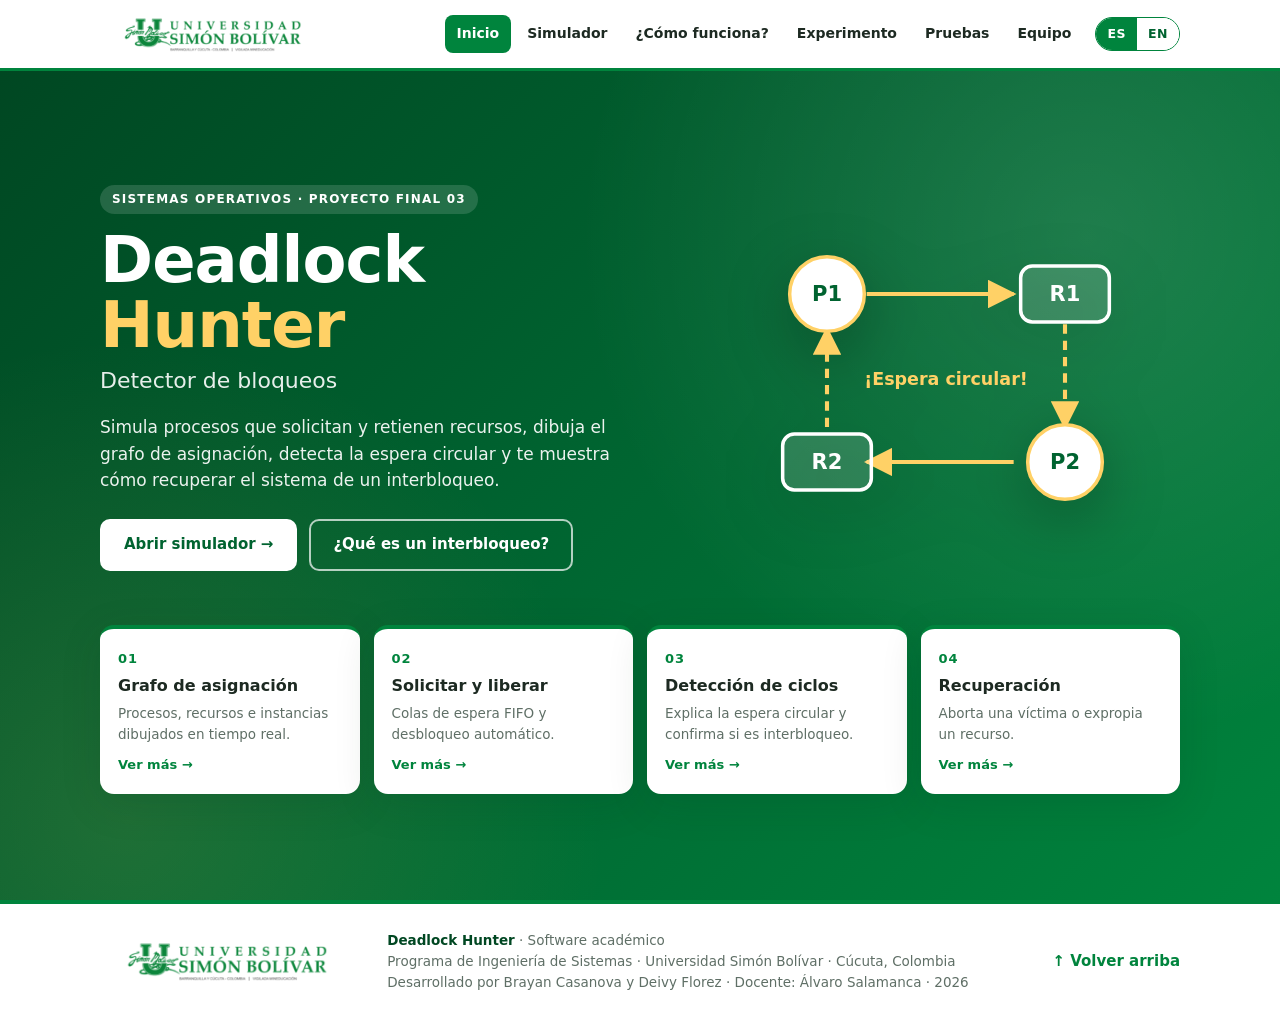
<file: index.html>
<!doctype html>
<html lang="es">
<head>
  <meta charset="utf-8">
  <meta name="viewport" content="width=device-width, initial-scale=1">
  <title>Deadlock Hunter · Universidad Simón Bolívar</title>
  <meta name="description" content="Simulador académico de interbloqueos (deadlocks) para Sistemas Operativos — Universidad Simón Bolívar, sede Cúcuta.">
  <link rel="icon" href="assets/favicon.svg" type="image/svg+xml">
  <link rel="stylesheet" href="css/styles.css?v=12">
</head>
<body>
  <!--
    Navegación por vistas: cada opción del menú muestra solo su sección (js/site.js).
    Ventanas emergentes: los elementos con data-modal="id" abren el contenido de #id.
    Traducción: data-en (texto), data-en-ph (placeholder), data-en-title (tooltip).
  -->

  <!-- ===================== NAVEGACIÓN ===================== -->
  <nav class="nav" id="top">
    <div class="container nav-inner">
      <a href="#inicio" class="nav-logo" aria-label="Inicio" data-en-aria="Home">
        <img src="assets/logo-unisimon.png" alt="Universidad Simón Bolívar">
      </a>
      <div class="nav-right">
        <ul class="nav-links" id="nav-links">
          <li><a href="#inicio" data-en="Home">Inicio</a></li>
          <li><a href="#simulador" data-en="Simulator">Simulador</a></li>
          <li><a href="#teoria" data-en="How it works">¿Cómo funciona?</a></li>
          <li><a href="#experimento" data-en="Experiment">Experimento</a></li>
          <li><a href="#pruebas" data-en="Tests">Pruebas</a></li>
          <li><a href="#equipo" data-en="Team">Equipo</a></li>
        </ul>
        <div class="lang-switch" role="group" aria-label="Idioma / Language">
          <button type="button" data-lang="es" aria-pressed="true" title="Español">ES</button>
          <button type="button" data-lang="en" aria-pressed="false" title="English">EN</button>
        </div>
        <button class="nav-toggle" id="nav-toggle" aria-label="Abrir menú" data-en-aria="Open menu" aria-expanded="false">☰</button>
      </div>
    </div>
  </nav>

  <main>
  <!-- ===================== INICIO ===================== -->
  <header class="hero view" id="inicio">
    <div class="container hero-inner">
      <div class="hero-text">
        <span class="eyebrow" data-en="Operating Systems · Final project 03">Sistemas Operativos · Proyecto final 03</span>
        <h1>Deadlock <span>Hunter</span></h1>
        <p class="hero-sub" data-en="Deadlock detector">Detector de bloqueos</p>
        <p class="hero-desc" data-en="Simulate processes that request and hold resources, draw the resource-allocation graph, detect circular wait and learn how to recover the system from a deadlock.">Simula procesos que solicitan y retienen recursos, dibuja el grafo de asignación, detecta la espera circular y te muestra cómo recuperar el sistema de un interbloqueo.</p>
        <div class="hero-cta">
          <a href="#simulador" class="btn btn-light" data-en="Open simulator →">Abrir simulador →</a>
          <a href="#teoria" class="btn btn-outline" data-en="What is a deadlock?">¿Qué es un interbloqueo?</a>
        </div>
      </div>
      <div class="hero-art" aria-hidden="true">
        <svg viewBox="0 0 360 300">
          <defs>
            <marker id="h-ar" viewBox="0 0 10 10" refX="9" refY="5" markerWidth="7" markerHeight="7" orient="auto"><path d="M0,0 L10,5 L0,10 z" fill="#ffd166"/></marker>
          </defs>
          <path d="M112,78 L238,78" class="h-edge" marker-end="url(#h-ar)"/>
          <path d="M282,104 L282,192" class="h-edge dash" marker-end="url(#h-ar)"/>
          <path d="M238,222 L112,222" class="h-edge" marker-end="url(#h-ar)"/>
          <path d="M78,192 L78,108" class="h-edge dash" marker-end="url(#h-ar)"/>
          <g class="h-proc"><circle cx="78" cy="78" r="32"/><text x="78" y="84">P1</text></g>
          <g class="h-res"><rect x="244" y="54" width="76" height="48" rx="10"/><text x="282" y="84">R1</text></g>
          <g class="h-proc"><circle cx="282" cy="222" r="32"/><text x="282" y="228">P2</text></g>
          <g class="h-res"><rect x="40" y="198" width="76" height="48" rx="10"/><text x="78" y="228">R2</text></g>
          <text x="180" y="156" class="h-warn" data-en="Circular wait!">¡Espera circular!</text>
        </svg>
      </div>
    </div>
    <div class="container features">
      <div class="feature clickable" data-modal="m-f1" role="button" tabindex="0"><b>01</b><h3 data-en="Allocation graph">Grafo de asignación</h3><p data-en="Processes, resources and instances drawn in real time.">Procesos, recursos e instancias dibujados en tiempo real.</p><span class="more" data-en="Learn more →">Ver más →</span></div>
      <div class="feature clickable" data-modal="m-f2" role="button" tabindex="0"><b>02</b><h3 data-en="Request and release">Solicitar y liberar</h3><p data-en="FIFO wait queues and automatic unblocking.">Colas de espera FIFO y desbloqueo automático.</p><span class="more" data-en="Learn more →">Ver más →</span></div>
      <div class="feature clickable" data-modal="m-f3" role="button" tabindex="0"><b>03</b><h3 data-en="Cycle detection">Detección de ciclos</h3><p data-en="Explains the circular wait and confirms whether it is a deadlock.">Explica la espera circular y confirma si es interbloqueo.</p><span class="more" data-en="Learn more →">Ver más →</span></div>
      <div class="feature clickable" data-modal="m-f4" role="button" tabindex="0"><b>04</b><h3 data-en="Recovery">Recuperación</h3><p data-en="Abort a victim or preempt a resource.">Aborta una víctima o expropia un recurso.</p><span class="more" data-en="Learn more →">Ver más →</span></div>
    </div>
  </header>

  <!-- ===================== SIMULADOR ===================== -->
  <section class="section sim-section view" id="simulador" hidden>
    <div class="container-wide">
      <div class="section-head">
        <div>
          <span class="eyebrow green" data-en="Tool">Herramienta</span>
          <h2 data-en="Simulator">Simulador</h2>
          <p data-en="Create processes and resources, or load a scenario and run it step by step.">Crea procesos y recursos, o carga un escenario y ejecútalo paso a paso.</p>
        </div>
        <div class="top-actions">
          <button class="btn-sm" data-modal="m-howto" data-en="? How to use it">? Cómo usarlo</button>
          <button id="btn-export" class="btn-sm" title="Descarga el estado, el análisis y el registro como evidencia" data-en-title="Download the state, analysis and log as evidence" data-en="⭳ Export evidence">⭳ Exportar evidencia</button>
          <label class="btn-sm file-btn" title="Carga un estado exportado previamente" data-en-title="Load a previously exported state"><span data-en="⭱ Import">⭱ Importar</span><input id="file-import" type="file" accept="application/json" hidden></label>
          <button id="btn-reset" class="btn-sm danger" data-en="↺ Reset">↺ Reiniciar</button>
        </div>
      </div>

      <div class="layout">
        <!-- Panel izquierdo -->
        <aside class="panel left">
          <section class="card">
            <h3 class="card-title"><span class="num">1</span> <span data-en="Scenarios">Escenarios</span></h3>
            <div id="scenario-list" class="scenario-list"></div>
            <p class="hint" data-en="Pick one: its controls appear above the graph.">Elige uno: sus controles aparecen encima del grafo.</p>
          </section>

          <section class="card">
            <h3 class="card-title"><span class="num">2</span> <span data-en="Create nodes">Crear nodos</span></h3>
            <div class="row">
              <input id="in-proc" placeholder="Nombre (auto: P1…)" data-en-ph="Name (auto: P1…)" maxlength="12">
              <button id="btn-add-proc" data-en="+ Process">+ Proceso</button>
            </div>
            <div class="row">
              <input id="in-res" placeholder="Nombre (auto: R1…)" data-en-ph="Name (auto: R1…)" maxlength="12">
              <input id="in-inst" type="number" min="1" max="9" value="1" title="Instancias" data-en-title="Instances" class="narrow">
              <button id="btn-add-res" data-en="+ Resource">+ Recurso</button>
            </div>
            <p class="hint" data-en="Instances are identical copies of the resource (e.g. 2 printers).">Las instancias son copias idénticas del recurso (p. ej. 2 impresoras).</p>
          </section>

          <section class="card">
            <h3 class="card-title"><span class="num">3</span> <span data-en="Operate">Operar</span></h3>
            <label><span data-en="Process">Proceso</span> <select id="sel-proc"></select></label>
            <label><span data-en="Resource">Recurso</span> <select id="sel-res"></select></label>
            <div class="btn-grid">
              <button id="btn-request" class="primary" data-en="Request">Solicitar</button>
              <button id="btn-release" data-en="Release">Liberar</button>
              <button id="btn-terminate" class="warn" data-en="Terminate process">Finalizar proceso</button>
              <button id="btn-del-res" class="ghost" data-en="Delete resource">Eliminar recurso</button>
            </div>
            <p class="hint" data-en="Click a node in the graph to select it. Drag it to move it.">Haz clic en un nodo del grafo para seleccionarlo. Arrástralo para moverlo.</p>
          </section>
        </aside>

        <!-- Centro -->
        <section class="panel center">
          <!-- Barra del escenario: visible sin bajar, justo encima del grafo -->
          <div id="scenario-player" class="player-bar card" hidden>
            <div class="player-top">
              <div class="player-info">
                <span class="player-kicker" data-en="Scenario">Escenario</span>
                <h4 id="sc-title"></h4>
                <p id="sc-desc" class="hint"></p>
              </div>
              <div class="player-actions">
                <span id="sc-count" class="player-count"></span>
                <button id="btn-step" class="primary" data-en="Step ▶">Paso ▶</button>
                <button id="btn-run-all" data-en="Run all ⏩">Ejecutar todo ⏩</button>
              </div>
            </div>
            <ol id="sc-steps" class="steps"></ol>
            <div id="sc-lesson" class="lesson" hidden></div>
          </div>
          <div id="status" class="status ok">Sin procesos todavía</div>
          <div class="graph-wrap card">
            <svg id="graph" viewBox="0 0 900 560" role="img" aria-label="Grafo de asignación de recursos" data-en-aria="Resource allocation graph">
              <defs>
                <pattern id="grid" width="30" height="30" patternUnits="userSpaceOnUse"><circle cx="1" cy="1" r="1" class="grid-dot"/></pattern>
                <marker id="ar-request" viewBox="0 0 10 10" refX="9" refY="5" markerWidth="8" markerHeight="8" orient="auto-start-reverse"><path d="M0,0 L10,5 L0,10 z" class="mk-request"/></marker>
                <marker id="ar-assign" viewBox="0 0 10 10" refX="9" refY="5" markerWidth="8" markerHeight="8" orient="auto-start-reverse"><path d="M0,0 L10,5 L0,10 z" class="mk-assign"/></marker>
                <marker id="ar-cycle" viewBox="0 0 10 10" refX="9" refY="5" markerWidth="8" markerHeight="8" orient="auto-start-reverse"><path d="M0,0 L10,5 L0,10 z" class="mk-cycle"/></marker>
                <marker id="ar-dead" viewBox="0 0 10 10" refX="9" refY="5" markerWidth="8" markerHeight="8" orient="auto-start-reverse"><path d="M0,0 L10,5 L0,10 z" class="mk-dead"/></marker>
              </defs>
              <rect width="900" height="560" fill="url(#grid)"/>
              <g id="g-edges"></g>
              <g id="g-nodes"></g>
            </svg>
            <div id="graph-hint" class="graph-hint" hidden></div>
            <div id="empty-hint" class="empty-hint">
              <div data-en="<b>The graph is empty</b><br>Create processes and resources, or load a scenario from the left panel."><b>El grafo está vacío</b><br>Crea procesos y recursos, o carga un escenario del panel izquierdo.</div>
            </div>
          </div>
          <div class="legend">
            <span><i class="lg-proc"></i> <span data-en="Process">Proceso</span></span>
            <span><i class="lg-res"></i> <span data-en="Resource (● allocated, ○ free)">Recurso (● asignada, ○ libre)</span></span>
            <span><i class="lg-line assign"></i> <span data-en="Allocation R → P">Asignación R → P</span></span>
            <span><i class="lg-line request"></i> <span data-en="Request P → R">Solicitud P → R</span></span>
            <span><i class="lg-line cycle"></i> <span data-en="Cycle without deadlock">Ciclo sin interbloqueo</span></span>
            <span><i class="lg-line dead"></i> <span data-en="Deadlock">Interbloqueo</span></span>
          </div>
          <section class="card log-card">
            <div class="card-head">
              <h3 class="card-title" data-en="Event log">Registro de eventos</h3>
              <button id="btn-clear-log" class="ghost small" data-en="Clear">Limpiar</button>
            </div>
            <ol id="log" class="log"></ol>
          </section>
        </section>

        <!-- Panel derecho -->
        <aside class="panel right">
          <section class="card">
            <h3 class="card-title" data-en="System analysis">Análisis del sistema</h3>
            <div id="analysis"></div>
          </section>
          <section class="card">
            <h3 class="card-title" data-en="Matrices">Matrices</h3>
            <div id="matrices" class="matrices"></div>
          </section>
        </aside>
      </div>
    </div>
  </section>

  <!-- ===================== TEORÍA ===================== -->
  <section class="section view" id="teoria" hidden>
    <div class="container">
      <div class="section-head center">
        <div>
          <span class="eyebrow green" data-en="Concepts">Conceptos</span>
          <h2 data-en="What is a deadlock?">¿Qué es un interbloqueo?</h2>
          <p data-en="A <b>deadlock</b> happens when a group of processes waits forever because each one holds something another one needs.">Un <b>interbloqueo</b> (<i>deadlock</i>) ocurre cuando un grupo de procesos queda esperando para siempre porque cada uno retiene algo que otro necesita.</p>
        </div>
      </div>

      <div class="analogy clickable" data-modal="m-basics" role="button" tabindex="0">
        <div class="analogy-icon">🔪 🪵</div>
        <div>
          <h3 data-en="An everyday example">Un ejemplo cotidiano</h3>
          <p data-en="Ana takes the knife and needs the board; Beto takes the board and needs the knife. Both wait forever.">Ana toma el cuchillo y necesita la tabla; Beto toma la tabla y necesita el cuchillo. Ambos esperan para siempre.</p>
          <span class="more" data-en="What are processes and resources? →">¿Qué son procesos y recursos? →</span>
        </div>
      </div>

      <h3 class="sub-title" data-en="The 4 Coffman conditions">Las 4 condiciones de Coffman</h3>
      <p class="muted" data-en="All four must hold at the same time. Click each one to see an example.">Deben cumplirse las cuatro al mismo tiempo. Haz clic en cada una para ver un ejemplo.</p>
      <div class="grid-4">
        <div class="info-card clickable" data-modal="m-cf1" role="button" tabindex="0"><span class="ic">1</span><h4 data-en="Mutual exclusion">Exclusión mutua</h4><p data-en="One process at a time.">Un proceso a la vez.</p><span class="more" data-en="Learn more →">Ver más →</span></div>
        <div class="info-card clickable" data-modal="m-cf2" role="button" tabindex="0"><span class="ic">2</span><h4 data-en="Hold and wait">Retención y espera</h4><p data-en="Keeps what it has while waiting.">Conserva lo que tiene mientras espera.</p><span class="more" data-en="Learn more →">Ver más →</span></div>
        <div class="info-card clickable" data-modal="m-cf3" role="button" tabindex="0"><span class="ic">3</span><h4 data-en="No preemption">No expropiación</h4><p data-en="Nobody can take it away.">Nadie se lo puede quitar.</p><span class="more" data-en="Learn more →">Ver más →</span></div>
        <div class="info-card clickable" data-modal="m-cf4" role="button" tabindex="0"><span class="ic">4</span><h4 data-en="Circular wait">Espera circular</h4><p data-en="A closed chain of waits.">Una cadena cerrada de esperas.</p><span class="more" data-en="Learn more →">Ver más →</span></div>
      </div>

      <h3 class="sub-title" data-en="How does Deadlock Hunter detect it?">¿Cómo lo detecta Deadlock Hunter?</h3>
      <div class="grid-4">
        <div class="step-card clickable" data-modal="m-d1" role="button" tabindex="0"><span class="step-n" data-en="Step 1">Paso 1</span><h4 data-en="Build the graph">Construye el grafo</h4><span class="more" data-en="Learn more →">Ver más →</span></div>
        <div class="step-card clickable" data-modal="m-d2" role="button" tabindex="0"><span class="step-n" data-en="Step 2">Paso 2</span><h4 data-en="Search for cycles">Busca ciclos</h4><span class="more" data-en="Learn more →">Ver más →</span></div>
        <div class="step-card clickable" data-modal="m-d3" role="button" tabindex="0"><span class="step-n" data-en="Step 3">Paso 3</span><h4 data-en="Confirm the deadlock">Confirma el bloqueo</h4><span class="more" data-en="Learn more →">Ver más →</span></div>
        <div class="step-card clickable warn-card" data-modal="m-d4" role="button" tabindex="0"><span class="step-n" data-en="Important">Importante</span><h4 data-en="Is a cycle always a deadlock?">¿Ciclo = interbloqueo?</h4><span class="more" data-en="Learn more →">Ver más →</span></div>
      </div>
    </div>
  </section>

  <!-- ===================== EXPERIMENTO ===================== -->
  <section class="section alt view" id="experimento" hidden>
    <div class="container">
      <div class="section-head center">
        <div>
          <span class="eyebrow green" data-en="Experimentation challenge">Reto de experimentación</span>
          <h2 data-en="With deadlock vs. without deadlock">Con bloqueo vs. sin bloqueo</h2>
          <p data-en="Same processes, same resources. The only thing that changes is the <b>order</b> in which they are requested.">Mismos procesos, mismos recursos. Lo único que cambia es el <b>orden</b> en que se piden.</p>
        </div>
      </div>
      <div class="compare">
        <article class="compare-card bad">
          <span class="tag-big" data-en="WITH DEADLOCK">CON BLOQUEO</span>
          <h3 data-en="Opposite order">Orden opuesto</h3>
          <p data-en="P1 asks R1 → R2 and P2 asks R2 → R1. Each grabs one and waits for the other: <b>deadlock</b>.">P1 pide R1 → R2 y P2 pide R2 → R1. Cada uno agarra uno y espera el otro: <b>interbloqueo</b>.</p>
          <div class="card-actions">
            <button class="btn btn-soft" data-modal="m-ex1" data-en="See steps">Ver pasos</button>
            <a href="#simulador" class="btn btn-red" data-load-sc="0" data-en="Try it ▶">Probar ▶</a>
          </div>
        </article>
        <article class="compare-card good">
          <span class="tag-big" data-en="NO DEADLOCK">SIN BLOQUEO</span>
          <h3 data-en="Global order (R1 before R2)">Orden global (R1 antes que R2)</h3>
          <p data-en="Both ask R1 → R2. P2 waits, but <b>holding nothing</b>, so the cycle never closes.">Ambos piden R1 → R2. P2 espera, pero <b>sin retener nada</b>, así que el ciclo nunca se cierra.</p>
          <div class="card-actions">
            <button class="btn btn-soft" data-modal="m-ex2" data-en="See steps">Ver pasos</button>
            <a href="#simulador" class="btn btn-green" data-load-sc="1" data-en="Try it ▶">Probar ▶</a>
          </div>
        </article>
      </div>
      <div class="center-actions">
        <button class="btn btn-green" data-modal="m-ex3" data-en="📊 See the full comparison">📊 Ver comparación completa</button>
      </div>
      <p class="conclusion" data-en="<b>Conclusion:</b> imposing a global order breaks the <b>circular wait</b>. Waiting is not the same as being deadlocked."><b>Conclusión:</b> imponer un orden global rompe la <b>espera circular</b>. Esperar no es lo mismo que estar interbloqueado.</p>
    </div>
  </section>

  <!-- ===================== PRUEBAS ===================== -->
  <section class="section view" id="pruebas" hidden>
    <div class="container">
      <div class="section-head center">
        <div>
          <span class="eyebrow green" data-en="Evidence">Evidencias</span>
          <h2 data-en="Automated tests">Pruebas automatizadas</h2>
          <p data-en="These tests run live every time you open the page and verify the detection engine.">Estas pruebas se ejecutan en vivo cada vez que abres la página y verifican el motor de detección.</p>
        </div>
      </div>
      <div class="tests-cards">
        <div class="tests-hero">
          <div class="big-num" id="tests-num">–</div>
          <div><b id="tests-label">…</b><br><span class="muted" id="tests-when"></span></div>
        </div>
        <div class="grid-2">
          <div class="info-card clickable" data-modal="m-tests" role="button" tabindex="0"><span class="ic">✔</span><h4 data-en="Test list">Lista de pruebas</h4><p data-en="See each test and what it verifies.">Ver cada prueba y lo que verifica.</p><span class="more" data-en="Open →">Abrir →</span></div>
          <div class="info-card clickable" data-modal="m-limits" role="button" tabindex="0"><span class="ic">!</span><h4 data-en="Known limitations">Limitaciones conocidas</h4><p data-en="What the simulator does not model.">Lo que el simulador no modela.</p><span class="more" data-en="Open →">Abrir →</span></div>
        </div>
      </div>
    </div>
  </section>

  <!-- ===================== EQUIPO ===================== -->
  <section class="section team-section view" id="equipo" hidden>
    <div class="container">
      <div class="section-head center">
        <div>
          <span class="eyebrow" data-en="Credits">Créditos</span>
          <h2 data-en="Developed by:">Desarrollado por:</h2>
        </div>
      </div>
      <div class="team">
        <div class="member">
          <div class="avatar">BC</div>
          <h3>Brayan Casanova</h3>
          <p data-en="Student · Systems Engineering">Estudiante · Ingeniería de Sistemas</p>
          <span class="chip" data-en="6th semester">6.º semestre</span>
        </div>
        <div class="member">
          <div class="avatar">DF</div>
          <h3>Deivy Florez</h3>
          <p data-en="Student · Systems Engineering">Estudiante · Ingeniería de Sistemas</p>
          <span class="chip" data-en="6th semester">6.º semestre</span>
        </div>
      </div>

      <div class="academic">
        <div class="academic-head">
          <img src="assets/logo-unisimon.png" alt="Universidad Simón Bolívar">
          <span data-en="Academic information">Información académica</span>
        </div>
        <dl class="academic-grid">
          <div class="ac-item ac-wide"><dt data-en="Professor">Docente</dt><dd>Álvaro Salamanca</dd></div>
          <div class="ac-item"><dt data-en="University">Universidad</dt><dd>Universidad Simón Bolívar</dd></div>
          <div class="ac-item"><dt data-en="Campus">Sede</dt><dd data-en="Cúcuta, Colombia">Cúcuta, Colombia</dd></div>
          <div class="ac-item"><dt data-en="Degree">Carrera</dt><dd data-en="Systems Engineering">Ingeniería de Sistemas</dd></div>
          <div class="ac-item"><dt data-en="Program">Programa</dt><dd data-en="Undergraduate · Systems Engineering Program">Pregrado · Programa de Ingeniería de Sistemas</dd></div>
          <div class="ac-item"><dt data-en="Semester">Semestre</dt><dd data-en="6th semester">6.º semestre</dd></div>
          <div class="ac-item"><dt data-en="Course">Asignatura</dt><dd data-en="Operating Systems">Sistemas Operativos</dd></div>
        </dl>
      </div>
    </div>
  </section>
  </main>

  <footer class="footer">
    <div class="container footer-inner">
      <div class="footer-logo"><img src="assets/logo-unisimon.png" alt="Universidad Simón Bolívar"></div>
      <div class="footer-text" data-en="<b>Deadlock Hunter</b> · Academic software<br>Systems Engineering Program · Universidad Simón Bolívar · Cúcuta, Colombia<br>Developed by Brayan Casanova and Deivy Florez · Professor: Álvaro Salamanca · 2026">
        <b>Deadlock Hunter</b> · Software académico<br>
        Programa de Ingeniería de Sistemas · Universidad Simón Bolívar · Cúcuta, Colombia<br>
        Desarrollado por Brayan Casanova y Deivy Florez · Docente: Álvaro Salamanca · 2026
      </div>
      <a href="#" class="to-top" data-scrolltop data-en="↑ Back to top">↑ Volver arriba</a>
    </div>
  </footer>

  <!-- ===================== VENTANA EMERGENTE ===================== -->
  <dialog id="modal" class="modal" aria-labelledby="modal-body">
    <button class="modal-close" id="modal-close" aria-label="Cerrar" data-en-aria="Close">✕</button>
    <div id="modal-body" class="modal-body"></div>
  </dialog>

  <!-- Contenido de las ventanas emergentes (se mueve al diálogo al abrirlo) -->
  <div id="modal-store" hidden>

    <!-- Inicio: funciones -->
    <div id="m-f1">
      <span class="m-kicker">01</span>
      <h3 data-en="Allocation graph">Grafo de asignación</h3>
      <p data-en="The simulator draws the system as a graph that updates after every action:">El simulador dibuja el sistema como un grafo que se actualiza después de cada acción:</p>
      <ul>
        <li data-en="<b>Circles</b> are processes (P1, P2…).">Los <b>círculos</b> son procesos (P1, P2…).</li>
        <li data-en="<b>Boxes</b> are resources; each dot is an instance (● allocated, ○ free).">Los <b>cuadros</b> son recursos; cada punto es una instancia (● asignada, ○ libre).</li>
        <li data-en="A solid arrow <b>R → P</b> means the resource is allocated to the process.">Una flecha continua <b>R → P</b> indica que el recurso está asignado al proceso.</li>
        <li data-en="A dashed arrow <b>P → R</b> means the process is waiting for the resource.">Una flecha punteada <b>P → R</b> indica que el proceso está esperando el recurso.</li>
      </ul>
      <a href="#simulador" class="btn btn-green" data-en="Go to the simulator →">Ir al simulador →</a>
    </div>
    <div id="m-f2">
      <span class="m-kicker">02</span>
      <h3 data-en="Request and release">Solicitar y liberar</h3>
      <ul>
        <li data-en="<b>Request:</b> if there is a free instance, it is allocated right away; otherwise the process is blocked and joins a FIFO queue.">Al <b>solicitar</b>, si hay una instancia libre se asigna de inmediato; si no, el proceso se bloquea y entra a una fila (FIFO).</li>
        <li data-en="<b>Release:</b> the instance goes automatically to the first process in the queue.">Al <b>liberar</b>, la instancia pasa automáticamente al primero de la fila.</li>
        <li data-en="<b>Terminate:</b> the process releases everything it held.">Al <b>finalizar</b> un proceso, se libera todo lo que tenía.</li>
      </ul>
      <p class="muted" data-en="Every action is recorded in the event log.">Cada acción queda escrita en el registro de eventos.</p>
      <a href="#simulador" class="btn btn-green" data-en="Go to the simulator →">Ir al simulador →</a>
    </div>
    <div id="m-f3">
      <span class="m-kicker">03</span>
      <h3 data-en="Cycle detection">Detección de ciclos</h3>
      <p data-en="After each action the simulator looks for cycles in the graph and explains them in words, e.g.:">Después de cada acción el simulador busca ciclos en el grafo y los explica con palabras, por ejemplo:</p>
      <pre class="code">P1 → R2 → P2 → R1 → P1</pre>
      <p data-en="Then it runs the detection algorithm to confirm whether the cycle is a real deadlock (<b>red</b>) or just a possible circular wait (<b>yellow</b>).">Luego ejecuta el algoritmo de detección para confirmar si el ciclo es un interbloqueo real (<b>rojo</b>) o solo una espera circular posible (<b>amarillo</b>).</p>
      <a href="#teoria" class="btn btn-green" data-en="See how it works →">Ver cómo funciona →</a>
    </div>
    <div id="m-f4">
      <span class="m-kicker">04</span>
      <h3 data-en="Recovery">Recuperación</h3>
      <p data-en="When there is a deadlock, the analysis panel offers:">Cuando hay interbloqueo, el panel de análisis ofrece:</p>
      <ul>
        <li data-en="<b>Abort a process:</b> it releases everything and the others can continue.">Abortar un proceso: libera todo y los demás pueden seguir.</li>
        <li data-en="<b>Preempt a resource:</b> take it away from a process and give it to the one waiting.">Expropiar un recurso: quitárselo a un proceso y dárselo al que espera.</li>
        <li data-en="<b>Automatic recovery:</b> aborts victims until the deadlock is gone.">Recuperación automática: aborta víctimas hasta que desaparece el bloqueo.</li>
      </ul>
      <p class="muted" data-en="The simulator suggests the victim that leaves fewer blocked processes and loses fewer resources.">El simulador sugiere la víctima que deja menos procesos bloqueados y pierde menos recursos.</p>
      <a href="#simulador" class="btn btn-green" data-en="Go to the simulator →">Ir al simulador →</a>
    </div>

    <!-- Simulador: ayuda -->
    <div id="m-howto">
      <h3 data-en="How to use the simulator">Cómo usar el simulador</h3>
      <ol class="nice-list">
        <li data-en="<b>Fastest way:</b> in <i>1 · Scenarios</i> choose one and press <b>Step ▶</b> or <b>Run all ⏩</b> in the bar above the graph.">La forma más rápida: en <i>1 · Escenarios</i> elige uno y pulsa <b>Paso ▶</b> o <b>Ejecutar todo ⏩</b> en la barra encima del grafo.</li>
        <li data-en="<b>By hand:</b> create processes and resources in <i>2 · Create nodes</i>.">A mano: crea procesos y recursos en <i>2 · Crear nodos</i>.</li>
        <li data-en="Pick a process and a resource in <i>3 · Operate</i> and press <b>Request</b>, <b>Release</b> or <b>Terminate</b>.">Elige un proceso y un recurso en <i>3 · Operar</i> y pulsa <b>Solicitar</b>, <b>Liberar</b> o <b>Finalizar</b>.</li>
        <li data-en="Watch the banner: <b>green</b> = no deadlock, <b>yellow</b> = cycle without deadlock, <b>red</b> = deadlock.">Mira el aviso superior: <b>verde</b> = sin bloqueo, <b>amarillo</b> = ciclo sin interbloqueo, <b>rojo</b> = interbloqueo.</li>
        <li data-en="On the right, <i>System analysis</i> explains the cycle and offers recovery options.">A la derecha, <i>Análisis del sistema</i> explica el ciclo y ofrece opciones de recuperación.</li>
      </ol>
    </div>

    <!-- Teoría -->
    <div id="m-basics">
      <h3 data-en="Processes, resources and instances">Procesos, recursos e instancias</h3>
      <dl class="defs">
        <dt data-en="Process">Proceso</dt>
        <dd data-en="A program that is running (Chrome, Word, Spotify…). In the simulator: a <b>circle</b>.">Un programa que se está ejecutando (Chrome, Word, Spotify…). En el simulador: un <b>círculo</b>.</dd>
        <dt data-en="Resource">Recurso</dt>
        <dd data-en="Something a process needs in order to work: a printer, a file, the camera, memory. In the simulator: a <b>box</b>.">Algo que un proceso necesita para trabajar: impresora, archivo, cámara, memoria. En el simulador: un <b>cuadro</b>.</dd>
        <dt data-en="Instance">Instancia</dt>
        <dd data-en="How many identical copies of the resource exist (2 printers = 2 instances). In the simulator: the <b>dots</b> inside the box.">Cuántas copias iguales hay del recurso (2 impresoras = 2 instancias). En el simulador: los <b>puntos</b> dentro del cuadro.</dd>
      </dl>
      <p data-en="In the example, Ana and Beto are <b>processes</b> and the knife and board are <b>resources</b>. Waiting is normal; the problem is when the wait <b>never ends</b>.">En el ejemplo, Ana y Beto son <b>procesos</b> y el cuchillo y la tabla son <b>recursos</b>. Esperar es normal; el problema es cuando la espera <b>nunca termina</b>.</p>
    </div>
    <div id="m-cf1">
      <span class="m-kicker" data-en="Condition 1">Condición 1</span>
      <h3 data-en="Mutual exclusion">Exclusión mutua</h3>
      <p data-en="A resource cannot be shared: while one process uses it, the others must wait.">Un recurso no se puede compartir: mientras un proceso lo usa, los demás deben esperar.</p>
      <div class="m-box"><b data-en="Example">Ejemplo</b><p data-en="A printer prints one document at a time.">Una impresora imprime un documento a la vez.</p></div>
      <div class="m-box"><b data-en="In the simulator">En el simulador</b><p data-en="Each dot ● of a resource belongs to a single process.">Cada punto ● de un recurso pertenece a un solo proceso.</p></div>
      <div class="m-box ok"><b data-en="How to break it">Cómo romperla</b><p data-en="Make the resource shareable (e.g. read-only files). Not always possible.">Hacer el recurso compartible (p. ej. archivos de solo lectura). No siempre es posible.</p></div>
    </div>
    <div id="m-cf2">
      <span class="m-kicker" data-en="Condition 2">Condición 2</span>
      <h3 data-en="Hold and wait">Retención y espera</h3>
      <p data-en="A process keeps the resources it already has while waiting for more.">Un proceso conserva los recursos que ya tiene mientras espera otros.</p>
      <div class="m-box"><b data-en="Example">Ejemplo</b><p data-en="P1 holds R1 and asks for R2 without releasing R1.">P1 tiene R1 y pide R2 sin soltar R1.</p></div>
      <div class="m-box"><b data-en="In the simulator">En el simulador</b><p data-en="A process with an incoming solid arrow (it holds something) and an outgoing dashed arrow (it waits).">Un proceso con una flecha continua que llega (tiene algo) y una punteada que sale (espera).</p></div>
      <div class="m-box ok"><b data-en="How to break it">Cómo romperla</b><p data-en="Request all resources at the start, or release everything before asking for more.">Pedir todos los recursos al inicio, o soltar todo antes de pedir más.</p></div>
    </div>
    <div id="m-cf3">
      <span class="m-kicker" data-en="Condition 3">Condición 3</span>
      <h3 data-en="No preemption">No expropiación</h3>
      <p data-en="Nobody can take a resource away from a process; only the process decides when to release it.">Nadie puede quitarle un recurso a un proceso; solo él decide cuándo soltarlo.</p>
      <div class="m-box"><b data-en="Example">Ejemplo</b><p data-en="The system cannot take the printer away in the middle of a print job.">El sistema no puede quitar la impresora a mitad de una impresión.</p></div>
      <div class="m-box"><b data-en="In the simulator">En el simulador</b><p data-en="Resources are only freed with <b>Release</b>… unless you use recovery.">Los recursos solo se liberan con <b>Liberar</b>… salvo que uses la recuperación.</p></div>
      <div class="m-box ok"><b data-en="How to break it">Cómo romperla</b><p data-en="Let the system take resources away. That is exactly what the <b>Preempt</b> recovery option does.">Permitir que el sistema quite recursos. Eso es justo lo que hace la opción de recuperación <b>Expropiar</b>.</p></div>
    </div>
    <div id="m-cf4">
      <span class="m-kicker" data-en="Condition 4">Condición 4</span>
      <h3 data-en="Circular wait">Espera circular</h3>
      <p data-en="There is a closed chain of processes, each waiting for a resource held by the next one.">Existe una cadena cerrada de procesos, donde cada uno espera un recurso que tiene el siguiente.</p>
      <pre class="code">P1 → R2 → P2 → R1 → P1</pre>
      <div class="m-box"><b data-en="In the simulator">En el simulador</b><p data-en="The arrows of the cycle turn <b>red</b>.">Las flechas del ciclo se pintan de <b>rojo</b>.</p></div>
      <div class="m-box ok"><b data-en="How to break it">Cómo romperla</b><p data-en="Request resources always in the same global order (see the <i>Global ordering</i> scenario).">Pedir los recursos siempre en el mismo orden global (ver el escenario <i>Orden global</i>).</p></div>
    </div>
    <div id="m-d1">
      <span class="m-kicker" data-en="Step 1">Paso 1</span>
      <h3 data-en="Build the graph">Construye el grafo</h3>
      <p data-en="Each allocation is an arrow <b>R → P</b> and each wait is an arrow <b>P → R</b>.">Cada asignación es una flecha <b>R → P</b> y cada espera es una flecha <b>P → R</b>.</p>
      <p data-en="The <b>Allocation</b> and <b>Request</b> matrices in the simulator show the same information as tables.">Las matrices de <b>Asignación</b> y <b>Solicitud</b> del simulador muestran la misma información en forma de tabla.</p>
    </div>
    <div id="m-d2">
      <span class="m-kicker" data-en="Step 2">Paso 2</span>
      <h3 data-en="Search for cycles">Busca ciclos</h3>
      <p data-en="It simplifies the graph to a <b>wait-for graph</b>: P → Q if P waits for something Q holds.">Simplifica el grafo a un <b>grafo de espera</b>: P → Q si P espera algo que tiene Q.</p>
      <p data-en="Then it walks it with a depth-first search (<b>DFS</b>). If a path returns to the starting process, there is a cycle: a <b>circular wait</b>.">Luego lo recorre con una búsqueda en profundidad (<b>DFS</b>). Si un camino regresa al proceso inicial, hay un ciclo: una <b>espera circular</b>.</p>
    </div>
    <div id="m-d3">
      <span class="m-kicker" data-en="Step 3">Paso 3</span>
      <h3 data-en="Confirm the deadlock">Confirma el bloqueo</h3>
      <p data-en="Detection algorithm: it simulates which processes could finish with what is free.">Algoritmo de detección: simula qué procesos podrían terminar con lo que hay libre.</p>
<pre class="code">Work ← Disponible ; Finish[i] ← false
repetir
  buscar Pi: Finish[i] = false y Solicitud_i ≤ Work
  Work ← Work + Asignación_i ; Finish[i] ← true
Los Pi con Finish = false están interbloqueados</pre>
      <p data-en="The simulator shows this trace step by step in <i>Detection algorithm</i>.">El simulador muestra esta traza paso a paso en <i>Algoritmo de detección</i>.</p>
    </div>
    <div id="m-d4">
      <span class="m-kicker" data-en="Important">Importante</span>
      <h3 data-en="Is a cycle always a deadlock?">¿Un ciclo siempre es interbloqueo?</h3>
      <div class="m-box"><b data-en="1 instance per resource">1 instancia por recurso</b><p data-en="Yes: cycle = deadlock.">Sí: ciclo = interbloqueo.</p></div>
      <div class="m-box"><b data-en="Several instances">Varias instancias</b><p data-en="Not necessarily: another process outside the cycle can release a copy and break it.">No necesariamente: otro proceso fuera del ciclo puede soltar una copia y romperlo.</p></div>
      <a href="#simulador" class="btn btn-green" data-load-sc="2" data-en="Try the “Cycle without deadlock” scenario ▶">Probar el escenario “Ciclo sin interbloqueo” ▶</a>
    </div>

    <!-- Experimento -->
    <div id="m-ex1">
      <span class="m-kicker bad" data-en="WITH DEADLOCK">CON BLOQUEO</span>
      <h3 data-en="Opposite order">Orden opuesto</h3>
      <ol class="mini-steps">
        <li data-en="P1 requests R1 ✔">P1 solicita R1 ✔</li>
        <li data-en="P2 requests R2 ✔">P2 solicita R2 ✔</li>
        <li data-en="P1 requests R2 ⏳ (P2 has it)">P1 solicita R2 ⏳ (lo tiene P2)</li>
        <li data-en="P2 requests R1 ⏳ (P1 has it)">P2 solicita R1 ⏳ (lo tiene P1)</li>
      </ol>
      <p data-en="<b>Result:</b> the cycle P1 → R2 → P2 → R1 → P1 is formed. Each one holds what the other needs: <b>deadlock</b>."><b>Resultado:</b> se forma el ciclo P1 → R2 → P2 → R1 → P1. Cada uno retiene lo que el otro necesita: <b>interbloqueo</b>.</p>
      <a href="#simulador" class="btn btn-red" data-load-sc="0" data-en="Try it in the simulator ▶">Probar en el simulador ▶</a>
    </div>
    <div id="m-ex2">
      <span class="m-kicker" data-en="NO DEADLOCK">SIN BLOQUEO</span>
      <h3 data-en="Global order (R1 before R2)">Orden global (R1 antes que R2)</h3>
      <ol class="mini-steps">
        <li data-en="P1 requests R1 ✔">P1 solicita R1 ✔</li>
        <li data-en="P2 requests R1 ⏳ (waits holding nothing)">P2 solicita R1 ⏳ (espera sin retener nada)</li>
        <li data-en="P1 requests R2 ✔, works and releases everything">P1 solicita R2 ✔, trabaja y libera todo</li>
        <li data-en="P2 gets R1, then R2 ✔ and finishes">P2 recibe R1, luego R2 ✔ y termina</li>
      </ol>
      <p data-en="<b>Result:</b> P2 waits, but it <b>holds nothing</b> while waiting, so a cycle never closes. Everyone finishes."><b>Resultado:</b> P2 espera, pero <b>no retiene nada</b> mientras espera, así que nunca se cierra un ciclo. Todos terminan.</p>
      <a href="#simulador" class="btn btn-green" data-load-sc="1" data-en="Try it in the simulator ▶">Probar en el simulador ▶</a>
    </div>
    <div id="m-ex3">
      <h3 data-en="Full comparison">Comparación completa</h3>
      <div class="table-wrap">
        <table class="cmp-table">
          <thead><tr><th data-en="Criterion">Criterio</th><th data-en="With deadlock">Con bloqueo</th><th data-en="No deadlock">Sin bloqueo</th></tr></thead>
          <tbody>
            <tr><td data-en="Request order">Orden de petición</td><td>P1: R1→R2 · P2: R2→R1</td><td data-en="Both: R1→R2">Ambos: R1→R2</td></tr>
            <tr><td data-en="Hold and wait">Retención y espera</td><td data-en="Yes, both">Sí, ambos</td><td data-en="No: P2 waits empty-handed">No: P2 espera con las manos vacías</td></tr>
            <tr><td data-en="Circular wait">Espera circular</td><td class="t-bad" data-en="Yes">Sí</td><td class="t-good">No</td></tr>
            <tr><td data-en="Final state">Estado final</td><td class="t-bad" data-en="Deadlock">Interbloqueo</td><td class="t-good" data-en="Everyone finishes">Todos terminan</td></tr>
          </tbody>
        </table>
      </div>
      <p data-en="<b>Conclusion:</b> imposing a global order on resources breaks the <b>circular wait</b> condition. Waiting is not the same as being deadlocked."><b>Conclusión:</b> imponer un orden global a los recursos rompe la condición de <b>espera circular</b>. Esperar no es lo mismo que estar interbloqueado.</p>
    </div>

    <!-- Pruebas -->
    <div id="m-tests">
      <h3 data-en="Automated tests">Pruebas automatizadas</h3>
      <ul id="tests-list" class="tests-list"></ul>
    </div>
    <div id="m-limits">
      <h3 data-en="Known limitations">Limitaciones conocidas</h3>
      <ul>
        <li data-en="Each request asks for one instance, and a blocked process waits for only one resource at a time.">Cada solicitud pide una instancia y un proceso bloqueado espera un solo recurso a la vez.</li>
        <li data-en="The simulation is event-driven: there are no real threads, CPU times or scheduler.">La simulación es por eventos: no hay hilos reales, tiempos de CPU ni planificador.</li>
        <li data-en="Detection and recovery are implemented; not prevention or avoidance (banker's algorithm).">Se implementan detección y recuperación; no prevención ni evitación (algoritmo del banquero).</li>
        <li data-en="Preemption releases the resource but does not simulate the process <i>rollback</i>.">La expropiación libera el recurso pero no simula el <i>rollback</i> del proceso.</li>
        <li data-en="The victim is chosen with a heuristic (remaining deadlocked processes and lost instances), without priorities.">La víctima se elige con una heurística (bloqueados restantes e instancias perdidas), sin prioridades.</li>
        <li data-en="Designed for teaching-size graphs: at most 9 instances per resource and 100 reported cycles.">Pensado para grafos didácticos: máximo 9 instancias por recurso y 100 ciclos reportados.</li>
      </ul>
    </div>
  </div>

  <div id="toast" class="toast" role="status" aria-live="polite"></div>

  <script src="js/i18n.js?v=12"></script>
  <script src="js/engine.js?v=12"></script>
  <script src="js/scenarios.js?v=12"></script>
  <script src="tests/cases.js?v=12"></script>
  <script src="js/app.js?v=12"></script>
  <script src="js/site.js?v=12"></script>
</body>
</html>
</file>
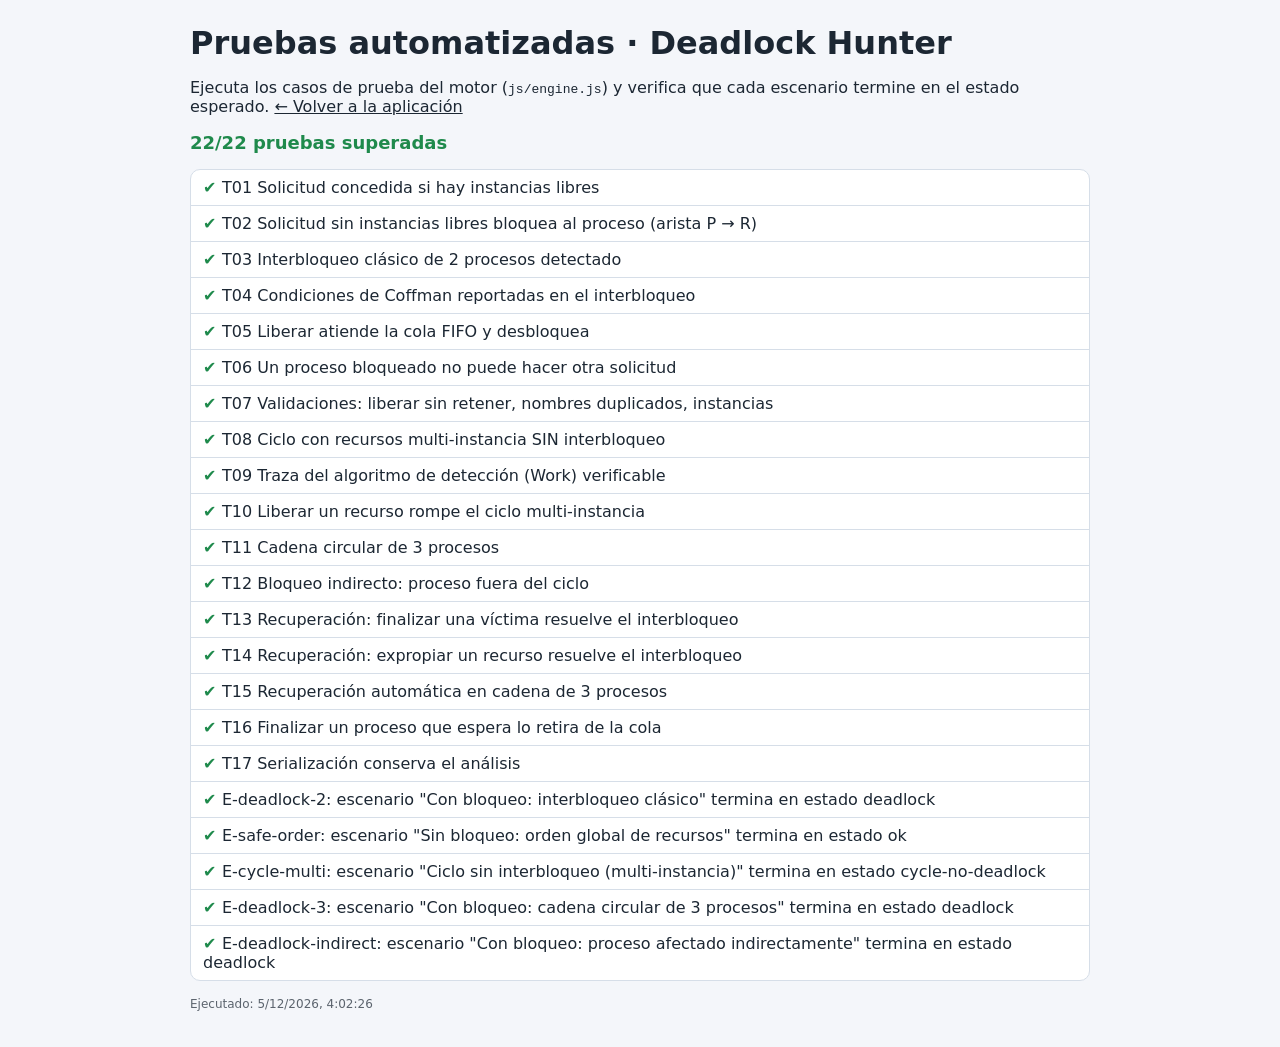
<file: tests/index.html>
<!doctype html>
<html lang="es">
<head>
  <meta charset="utf-8">
  <meta name="viewport" content="width=device-width, initial-scale=1">
  <title>Pruebas Deadlock Hunter</title>
  <style>
    :root { --bg:#f4f6fa; --fg:#1c2733; --ok:#1f8a4c; --bad:#c62828; --card:#fff; --border:#d6dee8; }
    @media (prefers-color-scheme: dark) { :root:not([data-theme="light"]) { --bg:#0f1722; --fg:#e4ebf3; --ok:#4ccb82; --bad:#ff6b6b; --card:#17212e; --border:#2c3a4c; } }
    body { font-family: "Segoe UI", system-ui, sans-serif; background: var(--bg); color: var(--fg); margin: 0; padding: 24px 16px; }
    main { max-width: 900px; margin: 0 auto; }
    h1 { margin: 0 0 4px; }
    .summary { font-size: 18px; font-weight: 700; margin: 12px 0; }
    .summary.ok { color: var(--ok); } .summary.bad { color: var(--bad); }
    ul { list-style: none; padding: 0; background: var(--card); border: 1px solid var(--border); border-radius: 10px; }
    li { padding: 8px 12px; border-bottom: 1px solid var(--border); }
    li:last-child { border-bottom: 0; }
    .pass::before { content: "✔ "; color: var(--ok); font-weight: 700; }
    .fail::before { content: "✘ "; color: var(--bad); font-weight: 700; }
    .err { color: var(--bad); font-family: Consolas, monospace; font-size: 12px; display: block; margin-top: 2px; }
    a { color: inherit; }
  </style>
</head>
<body>
  <main>
    <h1>Pruebas automatizadas · Deadlock Hunter</h1>
    <p>Ejecuta los casos de prueba del motor (<code>js/engine.js</code>) y verifica que cada escenario termine en el estado esperado. <a href="../index.html">← Volver a la aplicación</a></p>
    <div id="summary" class="summary"></div>
    <ul id="results"></ul>
    <p id="when" style="opacity:.7;font-size:12px"></p>
  </main>
  <script src="../js/i18n.js"></script>
  <script src="../js/engine.js"></script>
  <script src="../js/scenarios.js"></script>
  <script src="cases.js"></script>
  <script>
    const results = DeadlockTests.run(DeadlockEngine, DeadlockScenarios);
    const passed = results.filter(r => r.pass).length;
    const sum = document.getElementById('summary');
    sum.textContent = `${passed}/${results.length} pruebas superadas`;
    sum.className = 'summary ' + (passed === results.length ? 'ok' : 'bad');
    document.getElementById('results').innerHTML = results.map(r =>
      `<li class="${r.pass ? 'pass' : 'fail'}">${r.name}${r.pass ? '' : `<span class="err">${r.error}</span>`}</li>`).join('');
    document.getElementById('when').textContent = 'Ejecutado: ' + new Date().toLocaleString('es');
  </script>
</body>
</html>
</file>
<file: css/styles.css>
/* =============================================================
   Deadlock Hunter · Paleta institucional Universidad Simón Bolívar
   Verde Unisimón (tomado del logo) + blanco + grises neutros
   ============================================================= */
:root {
  --green: #00843d;
  --green-dark: #006330;
  --green-darker: #004722;
  --green-mid: #2e9e5b;
  --green-light: #e8f5ed;
  --green-soft: #f3faf6;
  --gold: #ffd166;

  --bg: #f5f7f6;
  --surface: #ffffff;
  --surface-2: #f6f8f7;
  --border: #dbe4de;
  --text: #1d2a22;
  --muted: #5f6f66;

  --proc-fill: #e8f5ed;
  --proc-stroke: #00843d;
  --res-fill: #ffffff;
  --res-stroke: #3d4f45;
  --assign: #006330;
  --request: #7a8a81;

  --ok: #00843d;
  --ok-bg: #e8f5ed;
  --warn: #b7791f;
  --warn-bg: #fff6df;
  --dead: #c62828;
  --dead-bg: #fdeaea;

  --shadow: 0 1px 2px rgba(0, 50, 25, .06), 0 6px 20px rgba(0, 50, 25, .06);
  --shadow-lg: 0 10px 40px rgba(0, 50, 25, .14);
  --radius: 14px;
  color-scheme: light;
}

* { box-sizing: border-box; }
html { scroll-behavior: smooth; scroll-padding-top: 76px; }
body {
  margin: 0;
  font-family: "Segoe UI", system-ui, -apple-system, Roboto, "Helvetica Neue", sans-serif;
  background: var(--bg);
  color: var(--text);
  font-size: 15px;
  line-height: 1.55;
}
a { color: var(--green); }
img { max-width: 100%; }
.container { max-width: 1120px; margin: 0 auto; padding: 0 20px; }
.container-wide { max-width: 1560px; margin: 0 auto; padding: 0 20px; }
.muted { color: var(--muted); }

/* ===================== NAV ===================== */
.nav {
  position: sticky; top: 0; z-index: 20;
  background: rgba(255, 255, 255, .96); backdrop-filter: blur(8px);
  border-bottom: 3px solid var(--green);
  transition: box-shadow .2s;
}
.nav.scrolled { box-shadow: 0 4px 18px rgba(0, 0, 0, .08); }
.nav-inner { display: flex; align-items: center; justify-content: space-between; height: 68px; gap: 16px; }
.nav-logo img { height: 46px; width: auto; display: block; }
.nav-links { list-style: none; display: flex; gap: 4px; margin: 0; padding: 0; }
.nav-links a {
  display: block; padding: 8px 12px; border-radius: 8px; text-decoration: none;
  color: var(--text); font-weight: 600; font-size: 14px;
}
.nav-links a:hover { background: var(--green-light); color: var(--green-dark); }
.nav-links a.active { background: var(--green); color: #fff; }
.nav-right { display: flex; align-items: center; gap: 12px; }
.lang-switch {
  display: inline-flex; border: 1.5px solid var(--green); border-radius: 999px; overflow: hidden; flex-shrink: 0;
}
.lang-switch button {
  font: inherit; font-size: 12.5px; font-weight: 800; letter-spacing: .5px; cursor: pointer;
  border: 0; background: #fff; color: var(--green-dark); padding: 6px 11px; transition: background .15s;
}
.lang-switch button:hover { background: var(--green-light); }
.lang-switch button[aria-pressed="true"] { background: var(--green); color: #fff; }
.nav-toggle { display: none; font-size: 22px; background: none; border: 0; color: var(--green-dark); cursor: pointer; }
@media (max-width: 900px) {
  .nav-toggle { display: block; }
  .nav-links {
    display: none; position: absolute; top: 71px; left: 0; right: 0; flex-direction: column;
    background: #fff; padding: 10px 16px 16px; border-bottom: 3px solid var(--green); box-shadow: var(--shadow-lg);
  }
  .nav-links.open { display: flex; }
  .nav-logo img { height: 38px; }
}

/* ===================== HERO ===================== */
.hero {
  background:
    radial-gradient(circle at 85% 20%, rgba(255,255,255,.12), transparent 40%),
    radial-gradient(circle at 10% 90%, rgba(255,209,102,.12), transparent 35%),
    linear-gradient(135deg, var(--green-darker) 0%, var(--green-dark) 45%, var(--green) 100%);
  color: #fff; padding: 64px 0 56px; position: relative; overflow: hidden;
}
.hero-inner { display: grid; grid-template-columns: 1.1fr .9fr; gap: 40px; align-items: center; }
.eyebrow {
  display: inline-block; font-size: 12px; font-weight: 700; letter-spacing: 1.2px; text-transform: uppercase;
  background: rgba(255,255,255,.14); padding: 5px 12px; border-radius: 999px; margin-bottom: 14px;
}
.eyebrow.green { background: var(--green-light); color: var(--green-dark); }
.hero h1 { font-size: clamp(40px, 6vw, 64px); line-height: 1.02; margin: 0; letter-spacing: -1px; }
.hero h1 span { color: var(--gold); }
.hero-sub { font-size: 22px; margin: 6px 0 16px; opacity: .9; font-weight: 300; }
.hero-desc { font-size: 17px; max-width: 540px; opacity: .92; margin: 0 0 26px; }
.hero-cta { display: flex; gap: 12px; flex-wrap: wrap; }
.btn {
  display: inline-flex; align-items: center; gap: 6px; padding: 12px 22px; border-radius: 10px;
  font-weight: 700; text-decoration: none; transition: transform .15s, box-shadow .15s, background .15s; border: 2px solid transparent;
}
.btn:hover { transform: translateY(-2px); box-shadow: 0 8px 20px rgba(0,0,0,.18); }
.btn-light { background: #fff; color: var(--green-dark); }
.btn-outline { border-color: rgba(255,255,255,.7); color: #fff; }
.btn-green { background: var(--green); color: #fff; }
.btn-red { background: var(--dead); color: #fff; }

.hero-art svg { width: 100%; max-width: 420px; display: block; margin: 0 auto; filter: drop-shadow(0 18px 30px rgba(0,0,0,.25)); }
.h-edge { stroke: #ffd166; stroke-width: 3.5; fill: none; }
.h-edge.dash { stroke-dasharray: 8 6; animation: dash 1.2s linear infinite; }
.h-proc circle { fill: #fff; stroke: var(--gold); stroke-width: 3; }
.h-res rect { fill: rgba(255,255,255,.15); stroke: #fff; stroke-width: 3; }
.h-proc text, .h-res text { text-anchor: middle; font-weight: 800; font-size: 18px; }
.h-proc text { fill: var(--green-dark); }
.h-res text { fill: #fff; }
.h-warn { text-anchor: middle; fill: var(--gold); font-weight: 700; font-size: 15px; }

.features {
  display: grid; grid-template-columns: repeat(4, 1fr); gap: 14px;
  margin-top: 54px; position: relative; z-index: 1;
}
.feature {
  background: #fff; color: var(--text); border-radius: var(--radius); padding: 18px; box-shadow: var(--shadow-lg);
  border-top: 4px solid var(--green);
}
.feature b { color: var(--green); font-size: 13px; letter-spacing: 1px; }
.feature h3 { margin: 4px 0 4px; font-size: 16px; }
.feature p { margin: 0; color: var(--muted); font-size: 13.5px; }

@media (max-width: 900px) {
  .hero { padding-top: 40px; padding-bottom: 40px; }
  .features { margin-top: 36px; }
  .hero-inner { grid-template-columns: 1fr; }
  .hero-art svg { max-width: 300px; }
  .features { grid-template-columns: 1fr 1fr; }
}
@media (max-width: 520px) { .features { grid-template-columns: 1fr; } }

/* ===================== SECCIONES ===================== */
.section { padding: 72px 0; }
.section.alt { background: var(--green-soft); border-top: 1px solid var(--border); border-bottom: 1px solid var(--border); }
.sim-section { padding-top: 64px; }
.section-head { display: flex; justify-content: space-between; align-items: flex-end; gap: 16px; flex-wrap: wrap; margin-bottom: 26px; }
.section-head.center { justify-content: center; text-align: center; }
.section-head.center > div { max-width: 720px; }
.section-head h2 { font-size: clamp(28px, 4vw, 38px); margin: 0 0 6px; color: var(--green-darker); letter-spacing: -.5px; }
.section-head p { margin: 0; color: var(--muted); font-size: 16px; }
.sub-title { color: var(--green-darker); font-size: 22px; margin: 44px 0 6px; }

.top-actions { display: flex; gap: 8px; flex-wrap: wrap; }
.btn-sm, .file-btn {
  font: inherit; font-size: 13.5px; font-weight: 600; cursor: pointer; border-radius: 9px; padding: 8px 14px;
  border: 1.5px solid var(--green); background: #fff; color: var(--green-dark);
}
.btn-sm:hover, .file-btn:hover { background: var(--green-light); }
.btn-sm.danger { border-color: var(--dead); color: var(--dead); }
.btn-sm.danger:hover { background: var(--dead-bg); }

/* ===================== LAYOUT SIMULADOR ===================== */
.layout {
  display: grid;
  grid-template-columns: 300px minmax(0, 1fr) 360px;
  gap: 16px; align-items: start;
}
.panel { display: flex; flex-direction: column; gap: 16px; min-width: 0; }
@media (max-width: 1240px) {
  .layout { grid-template-columns: 290px minmax(0, 1fr); }
  .panel.right { grid-column: 1 / -1; display: grid; grid-template-columns: 1fr 1fr; }
}
@media (max-width: 820px) {
  .layout { grid-template-columns: 1fr; }
  .panel.right { grid-template-columns: 1fr; }
}

.card {
  background: var(--surface); border: 1px solid var(--border);
  border-radius: var(--radius); padding: 16px; box-shadow: var(--shadow);
}
.card-title {
  margin: 0 0 12px; font-size: 14px; color: var(--green-darker); text-transform: uppercase; letter-spacing: .5px;
  display: flex; align-items: center; gap: 8px;
}
.card-title .num {
  width: 22px; height: 22px; border-radius: 50%; background: var(--green); color: #fff;
  display: inline-flex; align-items: center; justify-content: center; font-size: 12px;
}
.card h4 { margin: 4px 0; font-size: 14.5px; color: var(--green-darker); }
.card-head { display: flex; justify-content: space-between; align-items: center; }
.card-head .card-title { margin: 0; }

.row { display: flex; gap: 6px; margin-bottom: 8px; }
.row input:not(.narrow) { flex: 1; min-width: 0; }
.hint { color: var(--muted); font-size: 12.5px; margin: 4px 0 0; }
label { display: flex; flex-direction: column; gap: 3px; font-size: 12.5px; color: var(--muted); margin-bottom: 8px; font-weight: 600; }

input, select {
  font: inherit; font-size: 14px; color: var(--text); background: var(--surface-2);
  border: 1px solid var(--border); border-radius: 9px; padding: 8px 10px;
}
input:focus, select:focus { outline: 2px solid var(--green-mid); outline-offset: 0; border-color: var(--green); }
input.narrow { width: 58px; }

.panel button {
  font: inherit; font-size: 14px; cursor: pointer; border-radius: 9px; padding: 8px 12px;
  border: 1px solid var(--border); background: var(--surface-2); color: var(--text); font-weight: 600;
  transition: background .15s, transform .05s;
  display: inline-flex; align-items: center; justify-content: center; gap: 4px;
}
.panel button:hover { background: var(--green-light); border-color: var(--green-mid); }
.panel button:active { transform: translateY(1px); }
.panel button:disabled { opacity: .45; cursor: not-allowed; }
.panel button.primary { background: var(--green); color: #fff; border-color: var(--green); }
.panel button.primary:hover { background: var(--green-dark); }
.panel button.warn { background: var(--warn-bg); border-color: #e9c46a; }
.panel button.small { padding: 4px 10px; font-size: 12px; }
.panel button.ghost { background: transparent; }
.btn-grid { display: grid; grid-template-columns: 1fr 1fr; gap: 6px; }

/* escenarios */
.scenario-list { display: flex; flex-direction: column; gap: 6px; }
.scenario-list button { justify-content: flex-start !important; text-align: left; font-weight: 500 !important; }
.tag { font-size: 10px; font-weight: 800; border-radius: 4px; padding: 2px 6px; margin-right: 6px; flex-shrink: 0; letter-spacing: .4px; }
.tag.deadlock { background: var(--dead-bg); color: var(--dead); }
.tag.safe { background: var(--ok-bg); color: var(--ok); }
.scenario-player { margin-top: 12px; border-top: 1px dashed var(--border); padding-top: 10px; }
.steps { margin: 6px 0 10px; padding-left: 22px; font-family: Consolas, monospace; font-size: 12.5px; }
.steps li { padding: 2px 4px; border-radius: 4px; color: var(--muted); }
.steps li.done { color: var(--text); text-decoration: line-through; text-decoration-color: var(--muted); }
.steps li.next { background: var(--green-light); color: var(--green-darker); font-weight: 700; }
.lesson { background: var(--green-soft); border-left: 4px solid var(--green); padding: 10px 12px; border-radius: 8px; font-size: 13.5px; }

/* estado */
.status {
  border-radius: var(--radius); padding: 12px 16px; font-weight: 700; border: 1.5px solid;
  display: flex; align-items: center; gap: 10px;
}
.status::before { content: ""; width: 11px; height: 11px; border-radius: 50%; background: currentColor; flex-shrink: 0; }
.status.ok { background: var(--ok-bg); color: var(--ok); border-color: var(--ok); }
.status.cycle { background: var(--warn-bg); color: var(--warn); border-color: var(--warn); }
.status.dead { background: var(--dead-bg); color: var(--dead); border-color: var(--dead); animation: pulse 1.6s ease-in-out infinite; }
@keyframes pulse { 50% { box-shadow: 0 0 0 5px rgba(198, 40, 40, .15); } }

/* ===================== GRAFO ===================== */
.graph-wrap { position: relative; padding: 4px; overflow: hidden; }
#graph { width: 100%; height: auto; display: block; touch-action: none; user-select: none; }
.grid-dot { fill: #cfdcd4; }
.empty-hint { position: absolute; inset: 0; display: flex; align-items: center; justify-content: center; color: var(--muted); pointer-events: none; padding: 20px; text-align: center; }
.empty-hint b { color: var(--green-darker); font-size: 17px; }

.edge { fill: none; stroke-width: 2.6; }
.edge.assign { stroke: var(--assign); marker-end: url(#ar-assign); }
.edge.request { stroke: var(--request); stroke-dasharray: 7 5; marker-end: url(#ar-request); }
.edge.cycle { stroke: var(--warn); stroke-width: 3.4; marker-end: url(#ar-cycle); }
.edge.dead { stroke: var(--dead); stroke-width: 3.8; marker-end: url(#ar-dead); }
.edge.request.dead, .edge.request.cycle { stroke-dasharray: 7 5; animation: dash 1s linear infinite; }
@keyframes dash { to { stroke-dashoffset: -24; } }
.mk-assign { fill: var(--assign); }
.mk-request { fill: var(--request); }
.mk-cycle { fill: var(--warn); }
.mk-dead { fill: var(--dead); }
.edge-label { font-size: 12px; font-weight: 700; fill: var(--text); paint-order: stroke; stroke: #fff; stroke-width: 4px; }

.node { cursor: grab; }
.node text { pointer-events: none; }
.proc circle { fill: var(--proc-fill); stroke: var(--proc-stroke); stroke-width: 3; }
.proc.blocked circle { fill: var(--warn-bg); stroke: var(--warn); stroke-dasharray: 5 3; }
.proc.dead circle { fill: var(--dead-bg); stroke: var(--dead); stroke-width: 3.5; stroke-dasharray: none; }
.proc.indirect circle { fill: var(--dead-bg); stroke: var(--dead); stroke-dasharray: 3 3; }
.proc .label { font-weight: 800; font-size: 15px; fill: var(--green-darker); text-anchor: middle; dominant-baseline: central; }
.proc.dead .label, .proc.indirect .label { fill: var(--dead); }
.proc .sub { font-size: 11.5px; fill: var(--muted); text-anchor: middle; font-weight: 600; }
.proc.blocked .sub { fill: var(--warn); }
.proc.dead .sub, .proc.indirect .sub { fill: var(--dead); }
.res rect.box { fill: var(--res-fill); stroke: var(--res-stroke); stroke-width: 2.5; }
.res.dead rect.box { stroke: var(--dead); stroke-width: 3.5; fill: #fff7f7; }
.res .label { font-weight: 800; font-size: 14px; fill: var(--text); text-anchor: middle; }
.res .dot { stroke: var(--green); stroke-width: 1.8; fill: #fff; }
.res .dot.used { fill: var(--green); }
.node.selected circle:first-child, .node.selected rect.box { filter: drop-shadow(0 0 7px rgba(0, 132, 61, .8)); }

.legend { display: flex; flex-wrap: wrap; gap: 6px 16px; font-size: 12.5px; color: var(--muted); padding: 0 4px; }
.legend span { display: inline-flex; align-items: center; gap: 6px; }
.legend i { display: inline-block; }
.lg-proc { width: 14px; height: 14px; border-radius: 50%; background: var(--proc-fill); border: 2px solid var(--proc-stroke); }
.lg-res { width: 16px; height: 12px; border-radius: 3px; background: #fff; border: 2px solid var(--res-stroke); }
.lg-line { width: 26px; height: 0; border-top: 3px solid; }
.lg-line.assign { border-color: var(--assign); }
.lg-line.request { border-color: var(--request); border-top-style: dashed; }
.lg-line.cycle { border-color: var(--warn); }
.lg-line.dead { border-color: var(--dead); }

/* registro */
.log { list-style: none; margin: 10px 0 0; padding: 0; max-height: 230px; overflow: auto; font-family: Consolas, monospace; font-size: 12.5px; }
.log li { padding: 5px 6px; border-bottom: 1px solid var(--border); display: flex; gap: 8px; }
.log li .t { color: var(--muted); min-width: 28px; }
.log li.grant { color: var(--green-dark); }
.log li.wait { color: var(--warn); }
.log li.error, .log li.alert { color: var(--dead); font-weight: 700; }
.log li.recovery { color: #1f5fa8; font-weight: 700; }

/* análisis */
.an-section { margin-bottom: 16px; }
.an-section h3 { font-size: 12px; text-transform: uppercase; color: var(--muted); letter-spacing: .5px; margin: 0 0 6px; }
.pill { display: inline-block; padding: 3px 9px; border-radius: 999px; font-size: 12px; font-weight: 700; margin: 0 4px 4px 0; }
.pill.ok { background: var(--ok-bg); color: var(--ok); }
.pill.warn { background: var(--warn-bg); color: var(--warn); }
.pill.dead { background: var(--dead-bg); color: var(--dead); }
.cycle-box { border: 1px solid var(--border); border-left: 4px solid var(--warn); border-radius: 9px; padding: 10px 12px; margin-bottom: 8px; background: var(--surface-2); font-size: 13.5px; }
.cycle-box.dead { border-left-color: var(--dead); }
.cycle-path { font-family: Consolas, monospace; font-weight: 700; font-size: 13.5px; margin-bottom: 4px; word-break: break-word; }
.cycle-box ul { margin: 4px 0; padding-left: 18px; }
.coffman { list-style: none; padding: 0; margin: 0; font-size: 13.5px; }
.coffman li { padding: 3px 0; }
.coffman b { color: var(--dead); }
details { font-size: 13px; }
details summary { cursor: pointer; font-weight: 700; margin-bottom: 4px; }
.trace { margin: 4px 0; padding-left: 20px; font-family: Consolas, monospace; font-size: 12px; }
.trace li { margin-bottom: 3px; }
.trace li.stuck { color: var(--dead); }
.trace li.finish { color: var(--green-dark); }
.recovery-actions { display: flex; flex-direction: column; gap: 6px; margin-top: 6px; }
.recovery-actions button { justify-content: space-between !important; text-align: left; font-size: 13px !important; }
.recovery-actions button small { color: var(--muted); font-size: 11px; font-weight: 500; }
.recovery-actions .best { border: 2px solid var(--green) !important; }

.matrices table { border-collapse: collapse; width: 100%; font-size: 12.5px; margin-bottom: 10px; font-family: Consolas, monospace; }
.matrices th, .matrices td { border: 1px solid var(--border); padding: 4px 6px; text-align: center; }
.matrices th { background: var(--green-light); color: var(--green-darker); }
.matrices caption { text-align: left; font-weight: 700; font-size: 12.5px; color: var(--muted); padding-bottom: 4px; font-family: "Segoe UI", system-ui, sans-serif; }
.matrices td.nz { font-weight: 800; color: var(--green); }
.matrices td.req { font-weight: 800; color: var(--warn); }
.matrices .scroll { overflow-x: auto; }

/* ===================== TEORÍA ===================== */
.analogy {
  display: flex; gap: 22px; align-items: center; background: #fff; border-radius: var(--radius);
  padding: 24px; box-shadow: var(--shadow); border-left: 6px solid var(--green);
}
.analogy-icon { font-size: 44px; flex-shrink: 0; }
.analogy h3 { margin: 0 0 4px; color: var(--green-darker); }
.analogy p { margin: 0; }
@media (max-width: 600px) { .analogy { flex-direction: column; text-align: center; } }

.grid-4 { display: grid; grid-template-columns: repeat(4, 1fr); gap: 14px; margin-top: 14px; }
.grid-3 { display: grid; grid-template-columns: repeat(3, 1fr); gap: 14px; margin-top: 14px; }
@media (max-width: 900px) { .grid-4 { grid-template-columns: 1fr 1fr; } .grid-3 { grid-template-columns: 1fr; } }
@media (max-width: 520px) { .grid-4 { grid-template-columns: 1fr; } }
.info-card, .step-card { background: #fff; border-radius: var(--radius); padding: 18px; box-shadow: var(--shadow); border: 1px solid var(--border); }
.info-card h4, .step-card h4 { margin: 8px 0 4px; color: var(--green-darker); font-size: 16px; }
.info-card p, .step-card p { margin: 0; color: var(--muted); font-size: 14px; }
.ic { width: 34px; height: 34px; border-radius: 10px; background: var(--green); color: #fff; font-weight: 800; display: inline-flex; align-items: center; justify-content: center; }
.step-n { font-size: 12px; font-weight: 800; color: var(--green); text-transform: uppercase; letter-spacing: 1px; }
.note { margin-top: 22px; background: var(--warn-bg); border: 1px solid #f0d58c; border-radius: var(--radius); padding: 14px 18px; font-size: 14.5px; }

/* ===================== EXPERIMENTO ===================== */
.compare { display: grid; grid-template-columns: 1fr 1fr; gap: 18px; }
@media (max-width: 800px) { .compare { grid-template-columns: 1fr; } }
.compare-card { background: #fff; border-radius: var(--radius); padding: 22px; box-shadow: var(--shadow); border-top: 6px solid; }
.compare-card.bad { border-top-color: var(--dead); }
.compare-card.good { border-top-color: var(--green); }
.compare-card h3 { margin: 10px 0 8px; color: var(--green-darker); }
.tag-big { font-size: 12px; font-weight: 800; letter-spacing: 1px; padding: 4px 10px; border-radius: 6px; }
.bad .tag-big { background: var(--dead-bg); color: var(--dead); }
.good .tag-big { background: var(--ok-bg); color: var(--ok); }
.mini-steps { font-family: Consolas, monospace; font-size: 13.5px; padding-left: 22px; background: var(--surface-2); border-radius: 9px; padding-top: 10px; padding-bottom: 10px; }
.compare-card .btn { margin-top: 4px; }
.table-wrap { overflow-x: auto; margin-top: 22px; }
.cmp-table { width: 100%; border-collapse: collapse; background: #fff; border-radius: var(--radius); overflow: hidden; box-shadow: var(--shadow); font-size: 14.5px; }
.cmp-table th { background: var(--green); color: #fff; text-align: left; padding: 12px 14px; }
.cmp-table td { padding: 11px 14px; border-top: 1px solid var(--border); }
.cmp-table td:first-child { font-weight: 700; }
.t-bad { color: var(--dead); font-weight: 700; }
.t-good { color: var(--green); font-weight: 700; }
.conclusion { margin-top: 18px; text-align: center; font-size: 16px; }

/* ===================== PRUEBAS ===================== */
.tests-box { background: #fff; border-radius: var(--radius); box-shadow: var(--shadow); border: 1px solid var(--border); overflow: hidden; }
.tests-summary { display: flex; align-items: center; gap: 18px; padding: 18px 22px; background: var(--green-soft); border-bottom: 1px solid var(--border); }
.big-num { font-size: 40px; font-weight: 800; line-height: 1; }
.big-num.ok { color: var(--green); }
.big-num.bad { color: var(--dead); }
.tests-list { list-style: none; margin: 0; padding: 6px 0; columns: 2; column-gap: 0; }
@media (max-width: 800px) { .tests-list { columns: 1; } }
.tests-list li { padding: 7px 22px; font-size: 13.5px; break-inside: avoid; }
.tests-list .pass::before { content: "✔ "; color: var(--green); font-weight: 800; }
.tests-list .fail::before { content: "✘ "; color: var(--dead); font-weight: 800; }
.tests-list .err { display: block; color: var(--dead); font-family: Consolas, monospace; font-size: 12px; }
.limits { margin-top: 18px; background: #fff; border: 1px solid var(--border); border-radius: var(--radius); padding: 14px 18px; font-size: 14.5px; }
.limits ul { margin: 8px 0 0; color: var(--muted); }

/* ===================== EQUIPO ===================== */
.team-section { background: linear-gradient(135deg, var(--green-darker), var(--green)); color: #fff; }
.team-section .section-head h2 { color: #fff; }
.team-section .section-head p { color: rgba(255,255,255,.88); }
.team { display: flex; justify-content: center; gap: 22px; flex-wrap: wrap; }
.member {
  background: #fff; color: var(--text); border-radius: 18px; padding: 28px 26px; width: 270px; text-align: center;
  box-shadow: var(--shadow-lg); transition: transform .2s;
}
.member:hover { transform: translateY(-4px); }
.avatar {
  width: 86px; height: 86px; border-radius: 50%; margin: 0 auto 14px;
  background: linear-gradient(135deg, var(--green), var(--green-darker)); color: #fff;
  display: flex; align-items: center; justify-content: center; font-size: 30px; font-weight: 800;
  border: 4px solid var(--gold);
}
.member h3 { margin: 0; font-size: 20px; color: var(--green-darker); }
.member p { margin: 4px 0 10px; color: var(--muted); }
.chip { display: inline-block; background: var(--green-light); color: var(--green-dark); font-weight: 700; font-size: 12.5px; padding: 4px 12px; border-radius: 999px; }
.course { text-align: center; margin: 28px 0 0; color: rgba(255,255,255,.9); }

/* ===================== FOOTER ===================== */
.footer { background: #fff; border-top: 4px solid var(--green); padding: 26px 0; }
.footer-inner { display: flex; align-items: center; gap: 24px; flex-wrap: wrap; justify-content: space-between; }
.footer-logo img { height: 52px; display: block; }
.footer-text { color: var(--muted); font-size: 13.5px; flex: 1; min-width: 240px; }
.footer-text b { color: var(--green-darker); }
.to-top { font-weight: 700; text-decoration: none; }

/* ===================== TOAST ===================== */
.toast {
  position: fixed; bottom: 20px; left: 50%; transform: translateX(-50%) translateY(20px);
  background: var(--green-darker); color: #fff; padding: 11px 18px; border-radius: 10px;
  opacity: 0; pointer-events: none; transition: all .25s; max-width: min(90vw, 560px); z-index: 30; box-shadow: var(--shadow-lg);
}
.toast.show { opacity: 1; transform: translateX(-50%) translateY(0); }
.toast.error { background: var(--dead); }

/* =============================================================
   Vistas por sección + ventanas emergentes
   ============================================================= */
.view[hidden] { display: none !important; }
.view.enter { animation: viewIn .35s ease both; }
@keyframes viewIn { from { opacity: 0; transform: translateY(10px); } to { opacity: 1; transform: none; } }
main { min-height: calc(100vh - 71px - 110px); }
.hero.view { min-height: calc(100vh - 71px); display: flex; flex-direction: column; justify-content: center; }
.hero.view[hidden] { display: none !important; }

/* tarjetas que abren ventana */
.clickable { cursor: pointer; transition: transform .18s, box-shadow .18s, border-color .18s; outline: none; }
.clickable:hover, .clickable:focus-visible { transform: translateY(-3px); box-shadow: var(--shadow-lg); }
.clickable:focus-visible { box-shadow: 0 0 0 3px var(--gold), var(--shadow-lg); }
.more { display: inline-block; margin-top: 10px; font-size: 13px; font-weight: 700; color: var(--green); }
.feature .more { color: var(--green); }
.analogy.clickable .more { margin-top: 6px; }
.step-card h4 { margin-bottom: 0; }
.warn-card { background: var(--warn-bg); border-color: #f0d58c; }
.warn-card .step-n { color: var(--warn); }
.grid-2 { display: grid; grid-template-columns: 1fr 1fr; gap: 14px; }
@media (max-width: 600px) { .grid-2 { grid-template-columns: 1fr; } }

/* experimento */
.compare-card p { color: var(--text); }
.card-actions { display: flex; gap: 10px; flex-wrap: wrap; margin-top: 6px; }
.btn-soft { background: var(--green-light); color: var(--green-dark); cursor: pointer; font: inherit; font-weight: 700; }
.center-actions { display: flex; justify-content: center; margin-top: 26px; }
button.btn { font: inherit; font-weight: 700; cursor: pointer; }

/* pruebas */
.tests-cards { max-width: 760px; margin: 0 auto; display: flex; flex-direction: column; gap: 16px; }
.tests-hero {
  display: flex; align-items: center; justify-content: center; gap: 20px; padding: 26px;
  background: #fff; border-radius: var(--radius); box-shadow: var(--shadow); border: 1px solid var(--border);
}
.tests-hero .big-num { font-size: 52px; }

/* ventana emergente */
.modal {
  border: 0; padding: 0; border-radius: 18px; width: min(640px, calc(100vw - 32px)); max-height: min(85vh, 760px);
  box-shadow: 0 30px 80px rgba(0, 40, 20, .35); color: var(--text); background: #fff; overflow: hidden;
}
.modal[open] { display: flex; flex-direction: column; animation: modalIn .22s ease both; }
.modal::backdrop { background: rgba(0, 35, 18, .55); backdrop-filter: blur(3px); }
@keyframes modalIn { from { opacity: 0; transform: translateY(14px) scale(.98); } to { opacity: 1; transform: none; } }
.modal-close {
  position: absolute; top: 12px; right: 12px; width: 36px; height: 36px; border-radius: 50%;
  border: 0; background: var(--green-light); color: var(--green-dark); font-size: 16px; font-weight: 800; cursor: pointer; z-index: 1;
}
.modal-close:hover { background: var(--green); color: #fff; }
.modal-body { overflow-y: auto; padding: 28px 30px 26px; border-top: 6px solid var(--green); }
.modal-body h3 { margin: 4px 40px 12px 0; color: var(--green-darker); font-size: 24px; line-height: 1.2; }
.modal-body p { margin: 0 0 12px; }
.modal-body ul, .modal-body ol { margin: 0 0 14px; padding-left: 22px; }
.modal-body li { margin-bottom: 6px; }
.modal-body .btn { margin-top: 6px; }
.m-kicker { display: inline-block; font-size: 12px; font-weight: 800; letter-spacing: 1px; text-transform: uppercase; color: var(--green); background: var(--green-light); padding: 3px 10px; border-radius: 999px; }
.m-kicker.bad { color: var(--dead); background: var(--dead-bg); }
.m-box { background: var(--surface-2); border-left: 4px solid var(--green-mid); border-radius: 8px; padding: 10px 14px; margin-bottom: 10px; }
.m-box b { font-size: 12px; text-transform: uppercase; letter-spacing: .5px; color: var(--muted); }
.m-box p { margin: 2px 0 0; }
.m-box.ok { border-left-color: var(--gold); background: #fffaf0; }
.code { background: #0f2a1b; color: #d6f5e3; border-radius: 10px; padding: 12px 14px; font-family: Consolas, monospace; font-size: 13.5px; overflow-x: auto; margin: 0 0 12px; white-space: pre; }
.defs dt { font-weight: 800; color: var(--green-dark); margin-top: 8px; }
.defs dd { margin: 2px 0 6px; }
.nice-list li { padding-left: 4px; }
.modal-body .tests-list { columns: 1; padding: 0; margin: 0; }
.modal-body .tests-list li { padding: 6px 0; border-bottom: 1px solid var(--border); margin: 0; }
.modal-body .table-wrap { margin-top: 0; margin-bottom: 14px; }
@media (max-width: 520px) { .modal-body { padding: 24px 18px 20px; } .modal-body h3 { font-size: 20px; } }

/* ---------- ficha académica (sección Equipo) ---------- */
.team-section .member p { margin-bottom: 12px; }
.academic {
  max-width: 820px; margin: 34px auto 0; background: #fff; color: var(--text);
  border-radius: 18px; box-shadow: var(--shadow-lg); overflow: hidden;
}
.academic-head {
  display: flex; align-items: center; justify-content: space-between; gap: 14px; flex-wrap: wrap;
  padding: 16px 24px; border-bottom: 1px solid var(--border); background: var(--green-soft);
}
.academic-head img { height: 40px; width: auto; display: block; }
.academic-head span { font-size: 12px; font-weight: 800; letter-spacing: 1.2px; text-transform: uppercase; color: var(--green-dark); }
.academic-grid { display: grid; grid-template-columns: repeat(3, 1fr); margin: 0; }
.ac-item { padding: 14px 24px; border-bottom: 1px solid var(--border); border-right: 1px solid var(--border); }
.ac-item dt { font-size: 11.5px; font-weight: 800; letter-spacing: .8px; text-transform: uppercase; color: var(--green); margin-bottom: 2px; }
.ac-item dd { margin: 0; font-weight: 600; color: var(--green-darker); }
.ac-wide { grid-column: 1 / -1; }
.ac-wide:first-child dd { font-size: 20px; font-weight: 800; }
@media (max-width: 720px) { .academic-grid { grid-template-columns: 1fr 1fr; } }
@media (max-width: 460px) { .academic-grid { grid-template-columns: 1fr; } .ac-item { border-right: 0; } }

/* ---------- aviso dentro del grafo ---------- */
.graph-hint {
  position: absolute; left: 50%; bottom: 16px; transform: translateX(-50%);
  width: min(560px, calc(100% - 32px)); z-index: 2;
  background: var(--green-darker); color: #fff; border-radius: 12px; padding: 12px 16px;
  font-size: 14px; line-height: 1.45; text-align: center; box-shadow: var(--shadow-lg);
  animation: hintIn .3s ease both; pointer-events: none;
}
.graph-hint b { color: var(--gold); }
.graph-hint[hidden] { display: none; }
@keyframes hintIn { from { opacity: 0; transform: translate(-50%, 8px); } to { opacity: 1; transform: translate(-50%, 0); } }
.panel button.attention { animation: attention 1.4s ease-in-out infinite; }
@keyframes attention { 0%, 100% { box-shadow: 0 0 0 0 rgba(0, 132, 61, .55); } 60% { box-shadow: 0 0 0 7px rgba(0, 132, 61, 0); } }
@media (max-width: 600px) { .graph-hint { font-size: 12.5px; padding: 9px 12px; bottom: 8px; } }

/* ---------- barra del escenario (encima del grafo) ---------- */
.player-bar { border: 2px solid var(--green); background: var(--green-soft); padding: 14px 16px; }
.player-bar[hidden] { display: none; }
.player-top { display: flex; justify-content: space-between; align-items: flex-start; gap: 14px; flex-wrap: wrap; }
.player-info { flex: 1 1 260px; min-width: 0; }
.player-kicker { font-size: 11px; font-weight: 800; letter-spacing: 1px; text-transform: uppercase; color: var(--green); }
.player-bar h4 { margin: 2px 0 2px; font-size: 16px; color: var(--green-darker); }
.player-bar .hint { margin: 0; }
.player-actions { display: flex; align-items: center; gap: 8px; flex-wrap: wrap; }
.player-count { font-size: 12.5px; font-weight: 700; color: var(--green-dark); background: #fff; border: 1px solid var(--border); border-radius: 999px; padding: 4px 10px; white-space: nowrap; }
.player-bar .steps { display: flex; flex-wrap: wrap; gap: 6px; list-style: none; padding: 0; margin: 12px 0 0; counter-reset: step; }
.player-bar .steps li { counter-increment: step; background: #fff; border: 1px solid var(--border); border-radius: 999px; padding: 3px 10px; font-size: 12px; }
.player-bar .steps li::before { content: counter(step) ". "; font-weight: 700; color: var(--muted); }
.player-bar .steps li.done { background: var(--green-light); border-color: var(--green-mid); text-decoration: none; color: var(--green-darker); }
.player-bar .steps li.done::before { content: "✔ "; color: var(--green); }
.player-bar .steps li.next { background: var(--gold); border-color: #e0b54a; color: var(--text); }
.player-bar .lesson { margin-top: 12px; background: #fff; }
.scenario-list + .hint { margin-top: 8px; }
/* sin bordes sobrantes en la última fila y la última columna de la ficha */
@media (min-width: 721px) {
  .academic-grid .ac-item:not(.ac-wide):nth-last-child(-n+3) { border-bottom: 0; }
  .academic-grid .ac-item:not(.ac-wide):nth-child(3n+1) { border-right: 0; }
}
</file>
